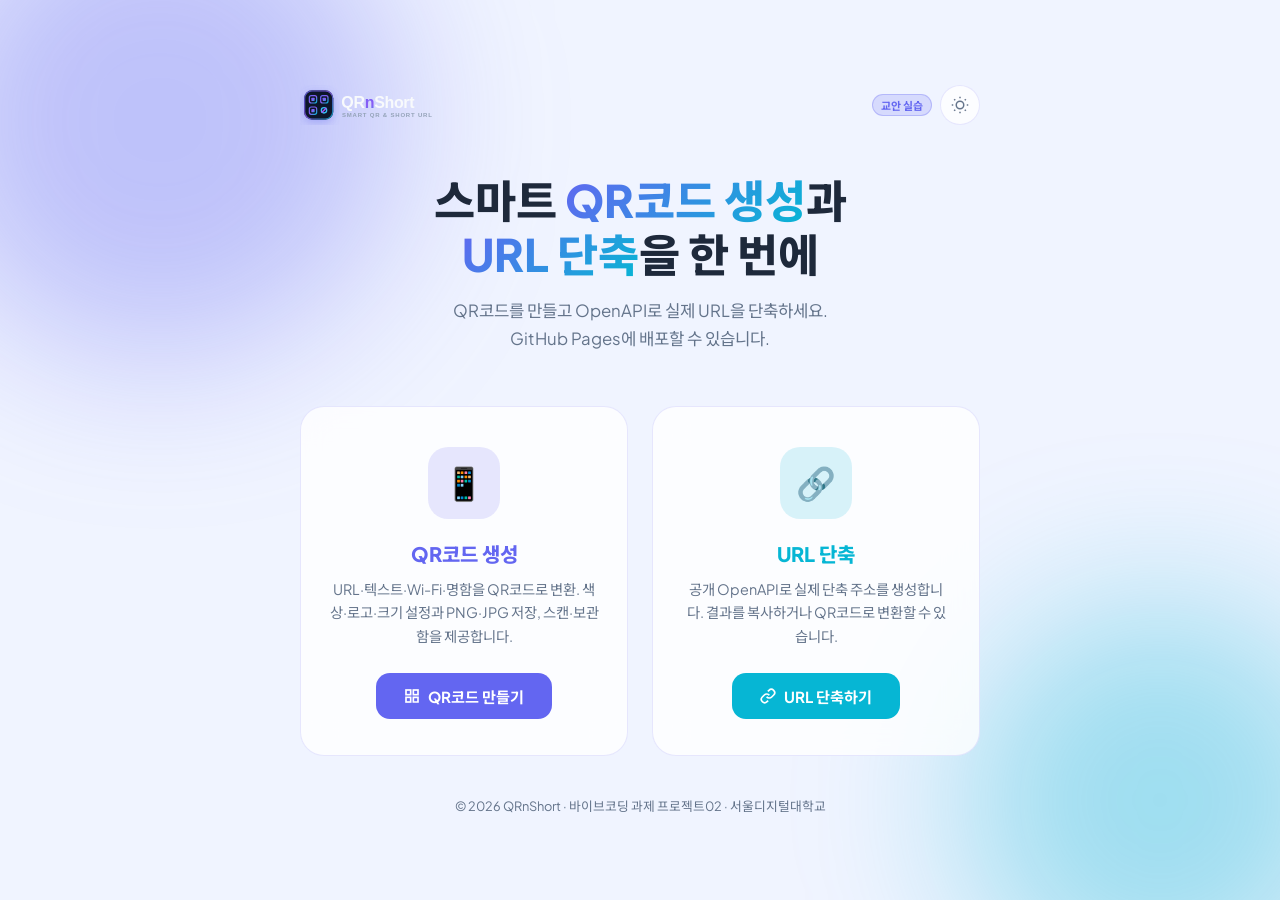
<file: index.html>
<!DOCTYPE html>
<html lang="ko" data-theme="dark">
<head>
  <meta charset="UTF-8">
  <meta name="viewport" content="width=device-width, initial-scale=1.0">
  <title>QRnShort | QR코드 생성 &amp; URL 단축 서비스</title>
  <meta name="description" content="QR코드 생성과 URL 단축을 한 곳에서 – QRnShort">
  <link rel="icon" type="image/svg+xml" href="./assets/favicon.svg">
  <link rel="preconnect" href="https://fonts.googleapis.com">
  <link rel="preconnect" href="https://fonts.gstatic.com" crossorigin>
  <link href="https://fonts.googleapis.com/css2?family=Plus+Jakarta+Sans:wght@400;600;700;800&family=Noto+Sans+KR:wght@400;500;700&display=swap" rel="stylesheet">
  <style>
    *, *::before, *::after { box-sizing: border-box; margin: 0; padding: 0; }

    :root {
      --bg: #0a0f1e;
      --bg-card: rgba(255,255,255,0.04);
      --border: rgba(255,255,255,0.10);
      --primary: #6366f1;
      --primary-glow: rgba(99,102,241,0.35);
      --cyan: #06b6d4;
      --cyan-glow: rgba(6,182,212,0.35);
      --text: #f1f5f9;
      --text-muted: #94a3b8;
      --radius: 24px;
      --font: 'Plus Jakarta Sans', 'Noto Sans KR', sans-serif;
    }
    [data-theme="light"] {
      --bg: #f0f4ff;
      --bg-card: rgba(255,255,255,0.80);
      --border: rgba(99,102,241,0.15);
      --text: #1e293b;
      --text-muted: #64748b;
    }

    body {
      font-family: var(--font);
      background: var(--bg);
      color: var(--text);
      min-height: 100vh;
      display: flex;
      flex-direction: column;
      align-items: center;
      justify-content: center;
      padding: 32px 16px;
      position: relative;
      overflow-x: hidden;
    }

    /* Ambient glows */
    .glow { position: fixed; border-radius: 50%; filter: blur(80px); pointer-events: none; z-index: 0; }
    .glow-1 { width: 480px; height: 480px; background: var(--primary-glow); top: -120px; left: -80px; }
    .glow-2 { width: 400px; height: 400px; background: var(--cyan-glow); bottom: -100px; right: -80px; }

    .container { position: relative; z-index: 1; width: 100%; max-width: 680px; }

    /* Header */
    .site-header {
      display: flex; align-items: center; justify-content: space-between;
      margin-bottom: 48px;
    }
    .brand { display: flex; align-items: center; gap: 12px; text-decoration: none; }
    .brand img { height: 40px; }
    .brand-name { font-size: 1.5rem; font-weight: 800; background: linear-gradient(135deg, var(--primary), var(--cyan)); -webkit-background-clip: text; -webkit-text-fill-color: transparent; }
    .badge { font-size: 0.68rem; font-weight: 700; background: rgba(99,102,241,0.18); color: var(--primary); border: 1px solid rgba(99,102,241,0.3); border-radius: 20px; padding: 2px 8px; }

    .theme-btn { background: var(--bg-card); border: 1px solid var(--border); border-radius: 50%; width: 40px; height: 40px; cursor: pointer; display: flex; align-items: center; justify-content: center; color: var(--text-muted); transition: all .2s; }
    .theme-btn:hover { color: var(--text); border-color: var(--primary); }

    /* Hero */
    .hero { text-align: center; margin-bottom: 52px; }
    .hero h1 { font-size: clamp(1.8rem, 5vw, 2.8rem); font-weight: 800; line-height: 1.2; margin-bottom: 16px; }
    .hero h1 span { background: linear-gradient(135deg, var(--primary), var(--cyan)); -webkit-background-clip: text; -webkit-text-fill-color: transparent; }
    .hero p { color: var(--text-muted); font-size: 1.05rem; line-height: 1.7; }

    /* Feature cards */
    .cards { display: grid; grid-template-columns: 1fr 1fr; gap: 24px; margin-bottom: 40px; }
    @media (max-width: 500px) { .cards { grid-template-columns: 1fr; } }

    .card {
      display: flex; flex-direction: column; align-items: center; text-align: center;
      padding: 40px 28px 36px;
      background: var(--bg-card);
      border: 1px solid var(--border);
      border-radius: var(--radius);
      text-decoration: none; color: var(--text);
      transition: transform .25s, border-color .25s, box-shadow .25s;
      backdrop-filter: blur(16px);
      cursor: pointer;
    }
    .card:hover { transform: translateY(-6px); box-shadow: 0 20px 48px rgba(0,0,0,0.3); }
    .card.qr:hover { border-color: var(--primary); box-shadow: 0 20px 48px var(--primary-glow); }
    .card.short:hover { border-color: var(--cyan); box-shadow: 0 20px 48px var(--cyan-glow); }

    .card-icon {
      width: 72px; height: 72px; border-radius: 20px;
      display: flex; align-items: center; justify-content: center;
      margin-bottom: 20px; font-size: 2rem;
    }
    .card.qr .card-icon { background: rgba(99,102,241,0.15); }
    .card.short .card-icon { background: rgba(6,182,212,0.15); }

    .card h2 { font-size: 1.25rem; font-weight: 800; margin-bottom: 10px; }
    .card.qr h2 { color: var(--primary); }
    .card.short h2 { color: var(--cyan); }
    .card p { font-size: 0.9rem; color: var(--text-muted); line-height: 1.65; margin-bottom: 24px; flex: 1; }

    .card-btn {
      display: inline-flex; align-items: center; gap: 8px;
      padding: 12px 28px; border-radius: 14px;
      font-size: 0.95rem; font-weight: 700; border: none; cursor: pointer;
      transition: all .2s;
    }
    .card.qr .card-btn { background: var(--primary); color: #fff; }
    .card.qr .card-btn:hover { background: #4f46e5; box-shadow: 0 8px 24px var(--primary-glow); }
    .card.short .card-btn { background: var(--cyan); color: #fff; }
    .card.short .card-btn:hover { background: #0891b2; box-shadow: 0 8px 24px var(--cyan-glow); }

    /* footer */
    footer { text-align: center; font-size: 0.8rem; color: var(--text-muted); }
    footer a { color: var(--text-muted); text-decoration: none; }
    footer a:hover { color: var(--text); }
  </style>
</head>
<body>
  <div class="glow glow-1"></div>
  <div class="glow glow-2"></div>

  <div class="container">
    <header class="site-header">
      <a class="brand" href="./index.html">
        <img src="./assets/logo.svg" alt="QRnShort 로고">
      </a>
      <div style="display:flex;gap:8px;align-items:center;">
        <span class="badge">교안 실습</span>
        <button class="theme-btn" id="theme-toggle" aria-label="테마 전환" title="라이트/다크 전환">
          <svg width="18" height="18" viewBox="0 0 24 24" fill="none" stroke="currentColor" stroke-width="2">
            <circle cx="12" cy="12" r="5"/><line x1="12" y1="1" x2="12" y2="3"/>
            <line x1="12" y1="21" x2="12" y2="23"/><line x1="4.22" y1="4.22" x2="5.64" y2="5.64"/>
            <line x1="18.36" y1="18.36" x2="19.78" y2="19.78"/><line x1="1" y1="12" x2="3" y2="12"/>
            <line x1="21" y1="12" x2="23" y2="12"/><line x1="4.22" y1="19.78" x2="5.64" y2="18.36"/>
            <line x1="18.36" y1="5.64" x2="19.78" y2="4.22"/>
          </svg>
        </button>
      </div>
    </header>

    <section class="hero">
      <h1>스마트 <span>QR코드 생성</span>과<br><span>URL 단축</span>을 한 번에</h1>
      <p>QR코드를 만들고 OpenAPI로 실제 URL을 단축하세요.<br>GitHub Pages에 배포할 수 있습니다.</p>
    </section>

    <div class="cards">
      <!-- QR코드 생성 -->
      <a class="card qr" href="./url2qr/index.html" id="btn-go-qr">
        <div class="card-icon">📱</div>
        <h2>QR코드 생성</h2>
        <p>URL·텍스트·Wi-Fi·명함을 QR코드로 변환. 색상·로고·크기 설정과 PNG·JPG 저장, 스캔·보관함을 제공합니다.</p>
        <span class="card-btn">
          <svg width="16" height="16" viewBox="0 0 24 24" fill="none" stroke="currentColor" stroke-width="2.5"><rect x="3" y="3" width="7" height="7"/><rect x="14" y="3" width="7" height="7"/><rect x="3" y="14" width="7" height="7"/><path d="M14 14h7v7h-7z"/></svg>
          QR코드 만들기
        </span>
      </a>

      <!-- URL 단축 -->
      <a class="card short" href="./urlShort/index.html" id="btn-go-short">
        <div class="card-icon">🔗</div>
        <h2>URL 단축</h2>
        <p>공개 OpenAPI로 실제 단축 주소를 생성합니다. 결과를 복사하거나 QR코드로 변환할 수 있습니다.</p>
        <span class="card-btn">
          <svg width="16" height="16" viewBox="0 0 24 24" fill="none" stroke="currentColor" stroke-width="2.5"><path d="M10 13a5 5 0 0 0 7.54.54l3-3a5 5 0 0 0-7.07-7.07l-1.72 1.71"/><path d="M14 11a5 5 0 0 0-7.54-.54l-3 3a5 5 0 0 0 7.07 7.07l1.71-1.71"/></svg>
          URL 단축하기
        </span>
      </a>
    </div>

    <footer>
      <p>© 2026 QRnShort · 바이브코딩 과제 프로젝트02 · <a href="https://www.sdu.ac.kr" target="_blank" rel="noopener">서울디지털대학교</a></p>
    </footer>
  </div>

  <script src="./common.js"></script>
  <script>QrnCore.initTheme();</script>
</body>
</html>
</file>
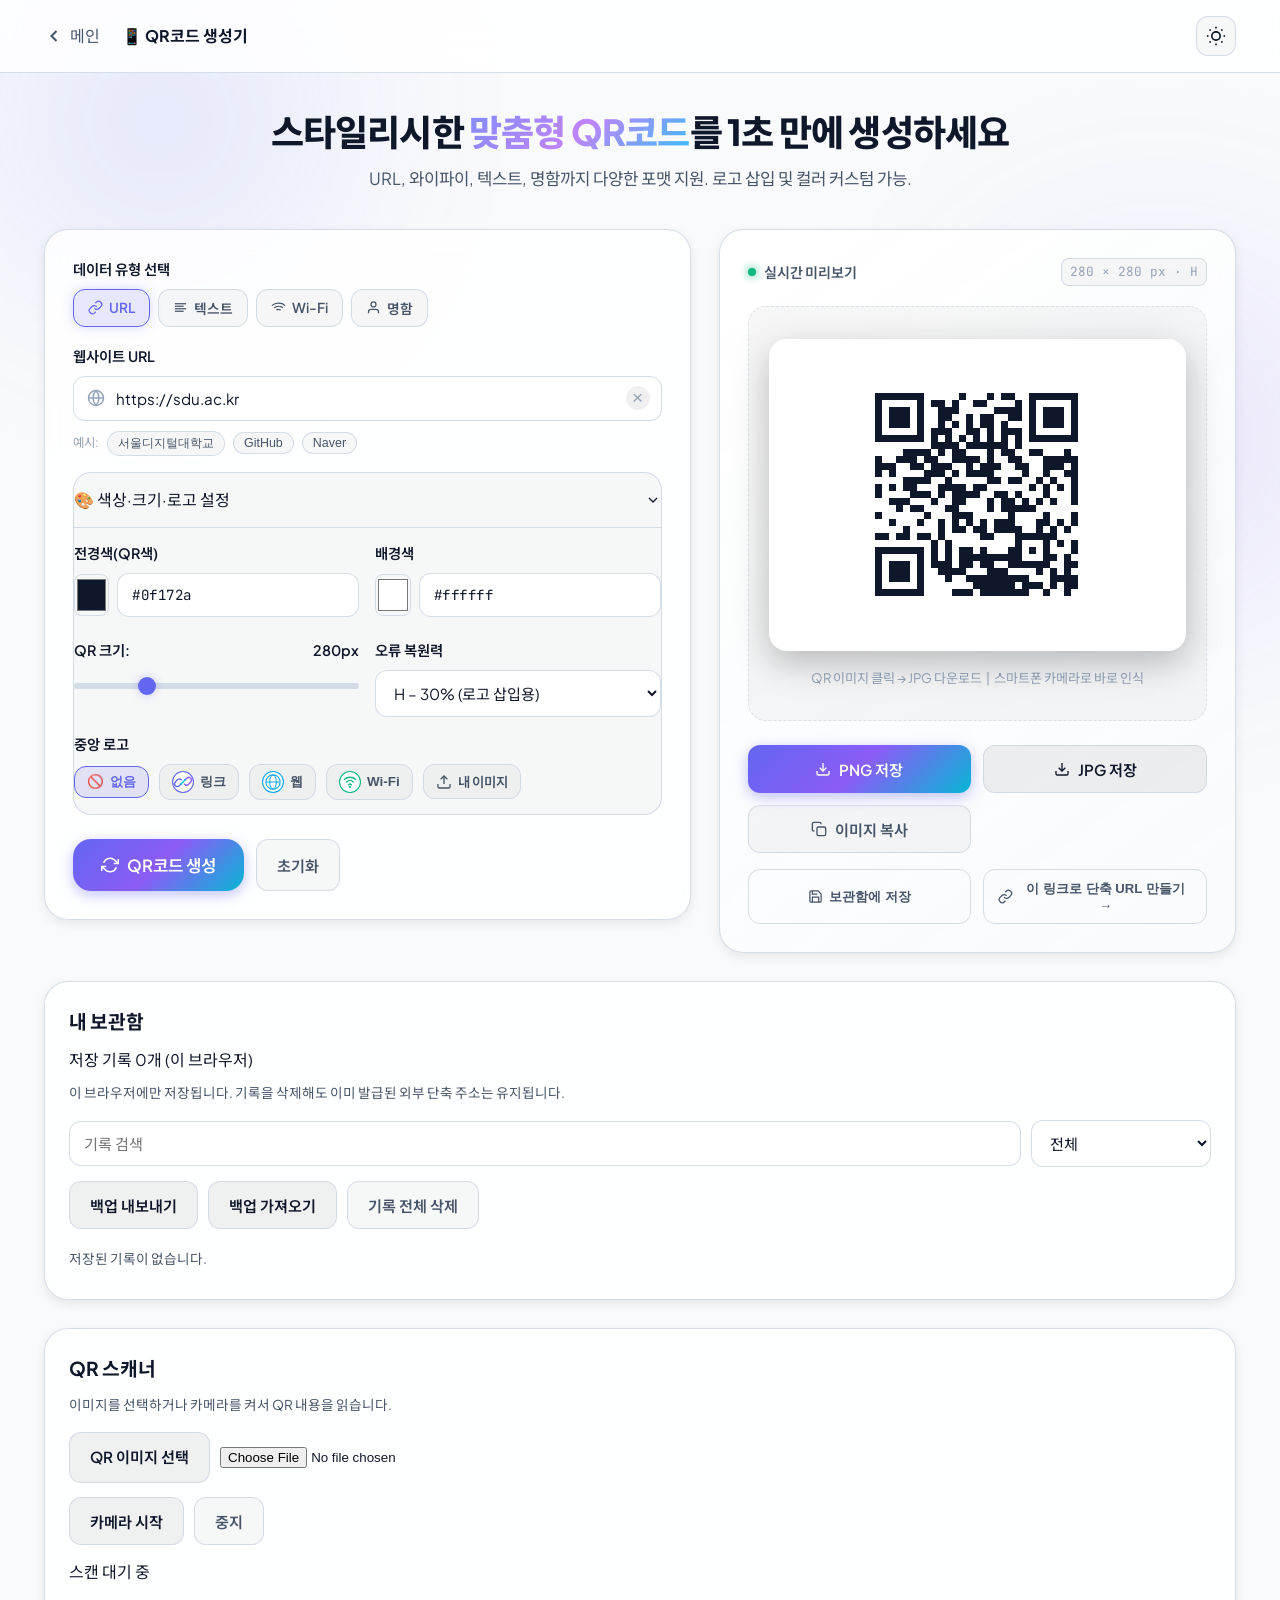
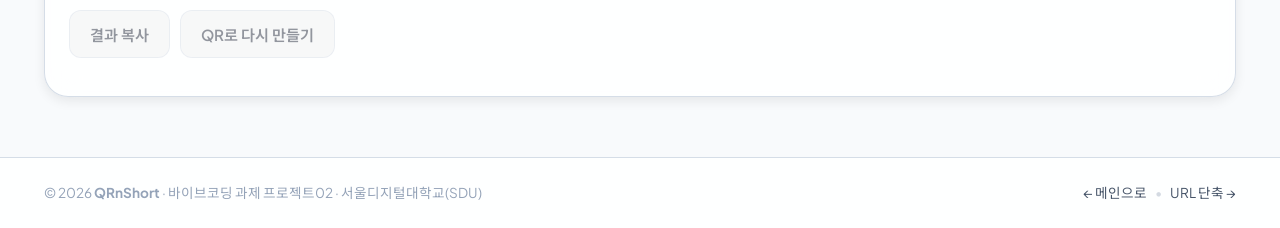
<file: url2qr/index.html>
<!DOCTYPE html>
<html lang="ko" data-theme="dark">
<head>
  <meta charset="UTF-8">
  <meta name="viewport" content="width=device-width, initial-scale=1.0">
  <title>QR코드 생성기 | QRnShort</title>
  <meta name="description" content="URL, 텍스트, Wi-Fi, 명함을 QR코드로 변환. 색상·로고·해상도 커스텀 후 PNG/JPG 다운로드.">
  <link rel="icon" type="image/svg+xml" href="../assets/favicon.svg">
  <link rel="preconnect" href="https://fonts.googleapis.com">
  <link rel="preconnect" href="https://fonts.gstatic.com" crossorigin>
  <link href="https://fonts.googleapis.com/css2?family=Plus+Jakarta+Sans:wght@400;500;600;700;800&family=Noto+Sans+KR:wght@300;400;500;600;700&family=JetBrains+Mono:wght@400;500;600&display=swap" rel="stylesheet">
  <link rel="stylesheet" href="../style.css">
  <link rel="stylesheet" href="../improvements.css">
  <script src="./qrcode.min.js"></script>
  <script src="./jsQR.min.js"></script>
</head>
<body>
  <div class="ambient-glow glow-1"></div>
  <div class="ambient-glow glow-2"></div>

  <div id="app" class="app-layout">
    <!-- 헤더 -->
    <header class="site-header">
      <div class="header-inner container">
        <div class="brand-area">
          <a href="../index.html" class="back-link" title="메인으로 돌아가기">
            <svg width="20" height="20" viewBox="0 0 24 24" fill="none" stroke="currentColor" stroke-width="2.5"><polyline points="15 18 9 12 15 6"/></svg>
            <span>메인</span>
          </a>
          <span class="header-title">📱 QR코드 생성기</span>
        </div>
        <div class="header-actions">
          <button type="button" class="icon-btn theme-toggle" id="theme-toggle" aria-label="테마 전환">
            <svg class="icon-sun" viewBox="0 0 24 24" fill="none" stroke="currentColor" stroke-width="2"><circle cx="12" cy="12" r="5"/><line x1="12" y1="1" x2="12" y2="3"/><line x1="12" y1="21" x2="12" y2="23"/><line x1="4.22" y1="4.22" x2="5.64" y2="5.64"/><line x1="18.36" y1="18.36" x2="19.78" y2="19.78"/><line x1="1" y1="12" x2="3" y2="12"/><line x1="21" y1="12" x2="23" y2="12"/><line x1="4.22" y1="19.78" x2="5.64" y2="18.36"/><line x1="18.36" y1="5.64" x2="19.78" y2="4.22"/></svg>
            <svg class="icon-moon" viewBox="0 0 24 24" fill="none" stroke="currentColor" stroke-width="2"><path d="M21 12.79A9 9 0 1 1 11.21 3 7 7 0 0 0 21 12.79z"/></svg>
          </button>
        </div>
      </div>
    </header>

    <main class="main-content container">
      <div class="hero-section">
        <h1 class="hero-title">스타일리시한 <span class="gradient-text">맞춤형 QR코드</span>를 1초 만에 생성하세요</h1>
        <p class="hero-desc">URL, 와이파이, 텍스트, 명함까지 다양한 포맷 지원. 로고 삽입 및 컬러 커스텀 가능.</p>
      </div>

      <div class="tool-grid qr-grid">
        <!-- 좌측: 입력 패널 -->
        <div class="panel-card input-panel">

          <!-- 데이터 유형 선택 -->
          <div class="form-group">
            <label class="form-label">데이터 유형 선택</label>
            <div class="data-type-chips" id="qr-type-chips">
              <button type="button" class="chip active" data-type="url">
                <svg viewBox="0 0 24 24" fill="none" stroke="currentColor" stroke-width="2"><path d="M10 13a5 5 0 0 0 7.54.54l3-3a5 5 0 0 0-7.07-7.07l-1.72 1.71"/><path d="M14 11a5 5 0 0 0-7.54-.54l-3 3a5 5 0 0 0 7.07 7.07l1.71-1.71"/></svg>
                <span>URL</span>
              </button>
              <button type="button" class="chip" data-type="text">
                <svg viewBox="0 0 24 24" fill="none" stroke="currentColor" stroke-width="2"><line x1="17" y1="10" x2="3" y2="10"/><line x1="21" y1="6" x2="3" y2="6"/><line x1="21" y1="14" x2="3" y2="14"/><line x1="17" y1="18" x2="3" y2="18"/></svg>
                <span>텍스트</span>
              </button>
              <button type="button" class="chip" data-type="wifi">
                <svg viewBox="0 0 24 24" fill="none" stroke="currentColor" stroke-width="2"><path d="M5 12.55a11 11 0 0 1 14.08 0"/><path d="M1.42 9a16 16 0 0 1 21.16 0"/><path d="M8.53 16.11a6 6 0 0 1 6.95 0"/><line x1="12" y1="20" x2="12.01" y2="20"/></svg>
                <span>Wi-Fi</span>
              </button>
              <button type="button" class="chip" data-type="vcard">
                <svg viewBox="0 0 24 24" fill="none" stroke="currentColor" stroke-width="2"><path d="M20 21v-2a4 4 0 0 0-4-4H8a4 4 0 0 0-4 4v2"/><circle cx="12" cy="7" r="4"/></svg>
                <span>명함</span>
              </button>
            </div>
          </div>

          <!-- 동적 입력 필드 -->
          <div id="qr-input-fields">
            <!-- URL -->
            <div class="field-group" id="group-url">
              <label for="qr-input-url" class="form-label">웹사이트 URL</label>
              <div class="input-with-icon">
                <svg class="input-icon" viewBox="0 0 24 24" fill="none" stroke="currentColor" stroke-width="2"><circle cx="12" cy="12" r="10"/><line x1="2" y1="12" x2="22" y2="12"/><path d="M12 2a15.3 15.3 0 0 1 4 10 15.3 15.3 0 0 1-4 10 15.3 15.3 0 0 1-4-10 15.3 15.3 0 0 1 4-10z"/></svg>
                <input type="url" id="qr-input-url" class="form-input" placeholder="https://example.com" value="https://sdu.ac.kr">
                <button type="button" class="btn-clear-input" id="btn-clear-url" title="지우기">&times;</button>
              </div>
              <div class="quick-preset-urls">
                <span class="preset-label">예시:</span>
                <button type="button" class="preset-pill" data-fill="https://sdu.ac.kr">서울디지털대학교</button>
                <button type="button" class="preset-pill" data-fill="https://github.com">GitHub</button>
                <button type="button" class="preset-pill" data-fill="https://naver.com">Naver</button>
              </div>
            </div>
            <!-- 텍스트 -->
            <div class="field-group hidden" id="group-text">
              <label for="qr-input-text" class="form-label">텍스트 또는 메시지</label>
              <textarea id="qr-input-text" class="form-textarea" rows="3" placeholder="QR코드에 담을 텍스트를 입력하세요."></textarea>
            </div>
            <!-- Wi-Fi -->
            <div class="field-group hidden" id="group-wifi">
              <div class="form-row">
                <div class="col"><label for="wifi-ssid" class="form-label">네트워크 이름(SSID)</label><input type="text" id="wifi-ssid" class="form-input" placeholder="My_WiFi"></div>
                <div class="col"><label for="wifi-auth" class="form-label">보안 방식</label><select id="wifi-auth" class="form-select"><option value="WPA">WPA/WPA2</option><option value="WEP">WEP</option><option value="nopass">없음</option></select></div>
              </div>
              <div class="form-row" style="margin-top:10px">
                <div class="col"><label for="wifi-pass" class="form-label">비밀번호</label><input type="text" id="wifi-pass" class="form-input" placeholder="password123"></div>
                <div class="col" style="display:flex;align-items:flex-end;padding-bottom:1px"><label style="display:flex;align-items:center;gap:8px;font-size:.85rem"><input type="checkbox" id="wifi-hidden"> 숨겨진 네트워크</label></div>
              </div>
            </div>
            <!-- 명함 -->
            <div class="field-group hidden" id="group-vcard">
              <div class="form-row">
                <div class="col"><label for="vcard-name" class="form-label">이름</label><input type="text" id="vcard-name" class="form-input" placeholder="홍길동"></div>
                <div class="col"><label for="vcard-org" class="form-label">소속/회사</label><input type="text" id="vcard-org" class="form-input" placeholder="서울디지털대학교"></div>
              </div>
              <div class="form-row" style="margin-top:10px">
                <div class="col"><label for="vcard-phone" class="form-label">전화번호</label><input type="tel" id="vcard-phone" class="form-input" placeholder="010-1234-5678"></div>
                <div class="col"><label for="vcard-email" class="form-label">이메일</label><input type="email" id="vcard-email" class="form-input" placeholder="user@sdu.ac.kr"></div>
              </div>
            </div>
          </div>

          <!-- 커스텀 옵션 아코디언 -->
          <div class="custom-section">
            <button type="button" class="custom-toggle" id="toggle-custom-opt">
              <span>🎨 색상·크기·로고 설정</span>
              <svg class="toggle-arrow" viewBox="0 0 24 24" width="16" height="16" fill="none" stroke="currentColor" stroke-width="2"><polyline points="6 9 12 15 18 9"/></svg>
            </button>
            <div class="custom-body" id="custom-body">
              <div class="form-row">
                <div class="col">
                  <label class="form-label">전경색(QR색)</label>
                  <div class="color-picker-box">
                    <input type="color" id="qr-fg-color" value="#0f172a" class="color-swatch-input">
                    <input type="text" id="qr-fg-hex" value="#0f172a" class="form-input form-input-hex" maxlength="7">
                  </div>
                </div>
                <div class="col">
                  <label class="form-label">배경색</label>
                  <div class="color-picker-box">
                    <input type="color" id="qr-bg-color" value="#ffffff" class="color-swatch-input">
                    <input type="text" id="qr-bg-hex" value="#ffffff" class="form-input form-input-hex" maxlength="7">
                  </div>
                </div>
              </div>
              <div class="form-row" style="margin-top:14px">
                <div class="col">
                  <label for="qr-size-slider" class="form-label">QR 크기: <span id="size-val">280px</span></label>
                  <input type="range" id="qr-size-slider" min="180" max="600" step="20" value="280" class="range-slider">
                </div>
                <div class="col">
                  <label for="qr-correct-level" class="form-label">오류 복원력</label>
                  <select id="qr-correct-level" class="form-select">
                    <option value="L">L – 7%</option>
                    <option value="M">M – 15%</option>
                    <option value="Q">Q – 25%</option>
                    <option value="H" selected>H – 30% (로고 삽입용)</option>
                  </select>
                </div>
              </div>
              <!-- 로고 -->
              <div style="margin-top:16px">
                <label class="form-label">중앙 로고</label>
                <div class="logo-selection-row">
                  <button type="button" class="logo-choice active" data-logo="none" title="없음"><span>🚫</span><span>없음</span></button>
                  <button type="button" class="logo-choice" data-logo="../assets/qr-link.svg" title="링크"><img src="../assets/qr-link.svg" width="22" height="22" alt="Link"><span>링크</span></button>
                  <button type="button" class="logo-choice" data-logo="../assets/qr-globe.svg" title="지구본"><img src="../assets/qr-globe.svg" width="22" height="22" alt="Globe"><span>웹</span></button>
                  <button type="button" class="logo-choice" data-logo="../assets/qr-wifi.svg" title="와이파이"><img src="../assets/qr-wifi.svg" width="22" height="22" alt="WiFi"><span>Wi-Fi</span></button>
                  <label class="logo-upload-btn" title="직접 업로드">
                    <svg viewBox="0 0 24 24" width="16" height="16" fill="none" stroke="currentColor" stroke-width="2"><path d="M21 15v4a2 2 0 0 1-2 2H5a2 2 0 0 1-2-2v-4"/><polyline points="17 8 12 3 7 8"/><line x1="12" y1="3" x2="12" y2="15"/></svg>
                    <span>내 이미지</span>
                    <input type="file" id="custom-logo-upload" accept="image/*" class="sr-only">
                  </label>
                </div>
              </div>
            </div>
          </div>

          <div class="action-footer">
            <button type="button" class="btn btn-primary btn-lg" id="btn-generate-qr">
              <svg viewBox="0 0 24 24" width="18" height="18" fill="none" stroke="currentColor" stroke-width="2"><path d="M23 4v6h-6"/><path d="M1 20v-6h6"/><path d="M3.51 9a9 9 0 0 1 14.85-3.36L23 10M1 14l4.64 4.36A9 9 0 0 0 20.49 15"/></svg>
              QR코드 생성
            </button>
            <button type="button" class="btn btn-glass" id="btn-reset-qr">초기화</button>
          </div>
        </div>

        <!-- 우측: 미리보기 -->
        <div class="panel-card preview-panel">
          <div class="preview-header">
            <div class="preview-status"><span class="live-dot"></span><span>실시간 미리보기</span></div>
            <span class="preview-resolution" id="preview-res-tag">280 × 280 px</span>
          </div>

          <div class="qr-stage" id="qr-stage">
            <div class="qr-canvas-wrapper" id="qr-canvas-wrapper" title="클릭하면 JPG로 저장됩니다">
              <div id="qrcode-container"></div>
              <img id="qr-center-logo-img" class="qr-center-logo hidden" alt="QR Center Logo" crossorigin="anonymous">
            </div>
            <p class="qr-scan-guide">QR 이미지 클릭 → JPG 다운로드 &nbsp;|&nbsp; 스마트폰 카메라로 바로 인식</p>
          </div>

          <div class="export-actions">
            <button type="button" class="btn btn-primary" id="btn-download-png">
              <svg viewBox="0 0 24 24" width="16" height="16" fill="none" stroke="currentColor" stroke-width="2"><path d="M21 15v4a2 2 0 0 1-2 2H5a2 2 0 0 1-2-2v-4"/><polyline points="7 10 12 15 17 10"/><line x1="12" y1="15" x2="12" y2="3"/></svg>
              PNG 저장
            </button>
            <button type="button" class="btn btn-secondary" id="btn-download-jpg">
              <svg viewBox="0 0 24 24" width="16" height="16" fill="none" stroke="currentColor" stroke-width="2"><path d="M21 15v4a2 2 0 0 1-2 2H5a2 2 0 0 1-2-2v-4"/><polyline points="7 10 12 15 17 10"/><line x1="12" y1="15" x2="12" y2="3"/></svg>
              JPG 저장
            </button>
            <button type="button" class="btn btn-glass" id="btn-copy-clipboard">
              <svg viewBox="0 0 24 24" width="16" height="16" fill="none" stroke="currentColor" stroke-width="2"><rect x="9" y="9" width="13" height="13" rx="2"/><path d="M5 15H4a2 2 0 0 1-2-2V4a2 2 0 0 1 2-2h9a2 2 0 0 1 2 2v1"/></svg>
              이미지 복사
            </button>
          </div>

          <div class="preview-sub-actions">
            <button type="button" class="btn-sub-action" id="btn-save-qr-history">
              <svg viewBox="0 0 24 24" width="15" height="15" fill="none" stroke="currentColor" stroke-width="2"><path d="M19 21H5a2 2 0 0 1-2-2V5a2 2 0 0 1 2-2h11l5 5v11a2 2 0 0 1-2 2z"/><polyline points="17 21 17 13 7 13 7 21"/><polyline points="7 3 7 8 15 8"/></svg>
              보관함에 저장
            </button>
            <button type="button" class="btn-sub-action" id="btn-go-to-shortener">
              <svg viewBox="0 0 24 24" width="15" height="15" fill="none" stroke="currentColor" stroke-width="2"><path d="M10 13a5 5 0 0 0 7.54.54l3-3a5 5 0 0 0-7.07-7.07l-1.72 1.71"/><path d="M14 11a5 5 0 0 0-7.54-.54l-3 3a5 5 0 0 0 7.07 7.07l1.71-1.71"/></svg>
              이 링크로 단축 URL 만들기 →
            </button>
          </div>
        </div>
      </div>
    </main>

    <footer class="site-footer">
      <div class="container footer-inner">
        <p>&copy; 2026 <strong>QRnShort</strong> · 바이브코딩 과제 프로젝트02 · 서울디지털대학교(SDU)</p>
        <div class="footer-links">
          <a href="../index.html">← 메인으로</a>
          <span class="sep">•</span>
          <a href="../urlShort/index.html">URL 단축 →</a>
        </div>
      </div>
    </footer>
  </div>

  <!-- Toast -->
  <div id="toast-container" class="toast-container" aria-live="polite"></div>

  <script src="../common.js"></script>
  <script src="../app.js"></script>
</body>
</html>
</file>
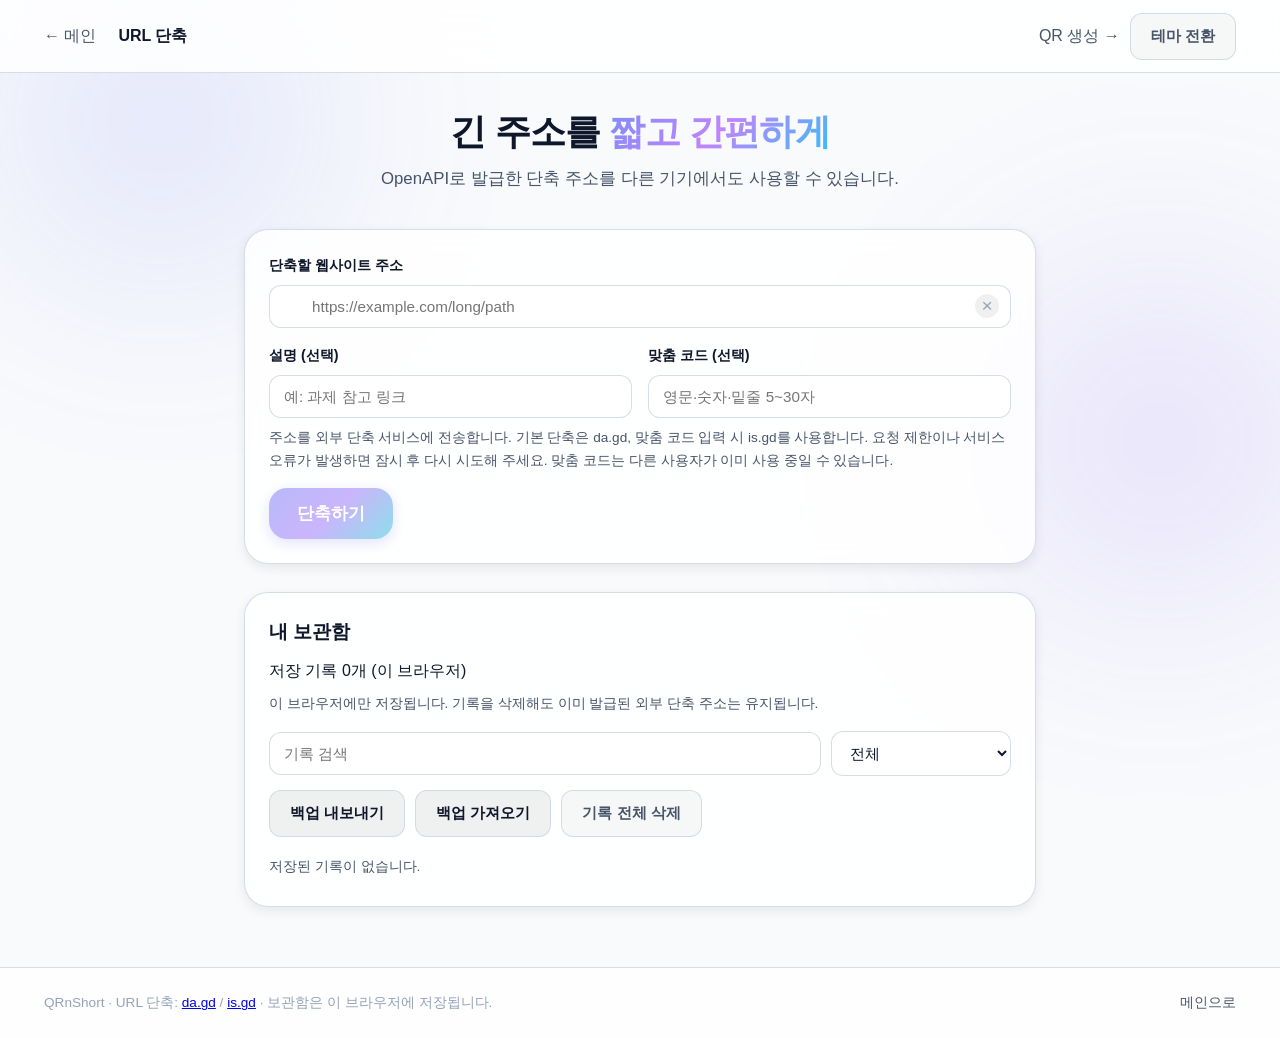
<file: urlShort/index.html>
<!DOCTYPE html>
<html lang="ko" data-theme="dark">
<head>
  <meta charset="UTF-8"><meta name="viewport" content="width=device-width, initial-scale=1.0">
  <title>URL 단축 | QRnShort</title>
  <meta name="description" content="공개 OpenAPI로 실제 단축 주소를 만들고 복사합니다.">
  <link rel="icon" href="../assets/favicon.svg" type="image/svg+xml">
  <link rel="stylesheet" href="../style.css"><link rel="stylesheet" href="../improvements.css">
  <script src="../assets/vendor/qrcode.min.js"></script>
</head>
<body>
  <div class="ambient-glow glow-1" aria-hidden="true"></div><div class="ambient-glow glow-2" aria-hidden="true"></div>
  <header class="site-header"><div class="header-inner container">
    <div class="brand-area"><a class="back-link" href="../index.html">← 메인</a><span class="header-title">URL 단축</span></div>
    <div class="header-actions"><a class="back-link" href="../url2qr/index.html">QR 생성 →</a><button type="button" class="btn btn-glass" id="theme-toggle" aria-label="밝은 테마와 어두운 테마 전환">테마 전환</button></div>
  </div></header>
  <main class="main-content container short-page">
    <div class="hero-section"><h1 class="hero-title">긴 주소를 <span class="gradient-text">짧고 간편하게</span></h1><p class="hero-desc">OpenAPI로 발급한 단축 주소를 다른 기기에서도 사용할 수 있습니다.</p></div>
    <section class="panel-card utility-panel" aria-label="URL 단축기">
      <form id="shortener-form" novalidate>
        <div class="form-group"><label for="long-url-input" class="form-label">단축할 웹사이트 주소</label><div class="input-with-icon"><input id="long-url-input" type="text" inputmode="url" class="form-input" placeholder="https://example.com/long/path" required><button type="button" id="btn-clear-short-url" class="btn-clear-input" aria-label="주소 지우기">×</button></div></div>
        <div class="form-row"><div class="col"><label for="short-title-input" class="form-label">설명 (선택)</label><input id="short-title-input" class="form-input" maxlength="100" placeholder="예: 과제 참고 링크"></div><div class="col"><label for="short-alias-input" class="form-label">맞춤 코드 (선택)</label><input id="short-alias-input" class="form-input" minlength="5" maxlength="30" pattern="[A-Za-z0-9_]{5,30}" placeholder="영문·숫자·밑줄 5~30자"></div></div>
        <p class="utility-help">주소를 외부 단축 서비스에 전송합니다. 기본 단축은 da.gd, 맞춤 코드 입력 시 is.gd를 사용합니다. 요청 제한이나 서비스 오류가 발생하면 잠시 후 다시 시도해 주세요. 맞춤 코드는 다른 사용자가 이미 사용 중일 수 있습니다.</p>
        <button id="btn-create-short" type="submit" class="btn btn-primary btn-lg" disabled>단축하기</button>
      </form>
      <div id="short-result-container" class="short-result-card hidden" aria-live="polite">
        <label for="result-url-readonly" class="form-label">생성된 실제 단축 주소 (읽기 전용)</label>
        <input id="result-url-readonly" class="form-input" readonly aria-label="생성된 단축 주소">
        <a id="result-short-url" target="_blank" rel="noopener noreferrer"></a>
        <p id="result-orig-url"></p>
        <div class="utility-row"><button type="button" id="btn-copy-short-url" class="btn btn-primary">주소 복사</button><a id="btn-visit-short-url" class="btn btn-secondary" target="_blank" rel="noopener noreferrer">주소 열기</a><button type="button" id="btn-short-to-qr" class="btn btn-secondary">이 주소로 QR 만들기 →</button></div>
        <div id="short-result-qr-preview" aria-label="단축 주소 QR 미리보기"></div>
      </div>
    </section>
  </main>
  <footer class="site-footer"><div class="container footer-inner"><p>QRnShort · URL 단축: <a href="https://da.gd/" target="_blank" rel="noopener noreferrer">da.gd</a> / <a href="https://is.gd/" target="_blank" rel="noopener noreferrer">is.gd</a> · 보관함은 이 브라우저에 저장됩니다.</p><a href="../index.html" class="back-link">메인으로</a></div></footer>
  <div id="toast-container" class="toast-container" aria-live="polite"></div>
  <script src="../common.js"></script><script src="../app.js"></script>
</body></html>
</file>
<file: style.css>
/* ==========================================================================
   QRnShort - Modern Glassmorphism & High-End Design System
   Pure Vanilla CSS - Responsive, Accessible, Dark/Light Mode
   ========================================================================== */

/* --- 1. CSS Custom Properties (Theme Tokens) --- */
:root {
  /* Color Palette - Dark Theme (Default) */
  --bg-primary: #0b0f19;
  --bg-secondary: #111827;
  --bg-card: rgba(17, 24, 39, 0.75);
  --bg-card-hover: rgba(30, 41, 59, 0.85);
  --bg-input: rgba(15, 23, 42, 0.8);
  --bg-glass: rgba(255, 255, 255, 0.04);
  --bg-glass-hover: rgba(255, 255, 255, 0.08);

  /* Borders & Dividers */
  --border-color: rgba(255, 255, 255, 0.1);
  --border-focus: rgba(99, 102, 241, 0.6);
  --border-glass: rgba(255, 255, 255, 0.15);

  /* Typography Colors */
  --text-primary: #f8fafc;
  --text-secondary: #94a3b8;
  --text-muted: #64748b;
  --text-inverse: #0f172a;

  /* Accent Brand Colors */
  --primary-500: #6366f1;
  --primary-600: #4f46e5;
  --primary-glow: rgba(99, 102, 241, 0.35);
  --secondary-500: #8b5cf6;
  --accent-cyan: #06b6d4;
  --accent-emerald: #10b981;
  --accent-rose: #f43f5e;
  --accent-amber: #f59e0b;

  /* Gradients */
  --gradient-brand: linear-gradient(135deg, #6366f1 0%, #8b5cf6 50%, #06b6d4 100%);
  --gradient-text: linear-gradient(135deg, #818cf8 0%, #c084fc 50%, #38bdf8 100%);
  --gradient-card: linear-gradient(145deg, rgba(30, 41, 59, 0.7) 0%, rgba(15, 23, 42, 0.8) 100%);
  --gradient-glow: radial-gradient(circle, rgba(99, 102, 241, 0.25) 0%, transparent 70%);

  /* Shadows */
  --shadow-sm: 0 2px 4px rgba(0, 0, 0, 0.3);
  --shadow-md: 0 4px 14px rgba(0, 0, 0, 0.4);
  --shadow-lg: 0 10px 30px rgba(0, 0, 0, 0.5);
  --shadow-glow: 0 0 25px rgba(99, 102, 241, 0.45);

  /* Radii & Transitions */
  --radius-sm: 8px;
  --radius-md: 12px;
  --radius-lg: 18px;
  --radius-xl: 24px;
  --radius-full: 9999px;
  --transition-fast: 0.18s ease;
  --transition-normal: 0.28s cubic-bezier(0.4, 0, 0.2, 1);

  /* Fonts */
  --font-main: 'Plus Jakarta Sans', 'Noto Sans KR', -apple-system, BlinkMacSystemFont, sans-serif;
  --font-mono: 'JetBrains Mono', monospace;
}

/* --- Light Mode Overrides --- */
[data-theme="light"] {
  --bg-primary: #f8fafc;
  --bg-secondary: #ffffff;
  --bg-card: rgba(255, 255, 255, 0.85);
  --bg-card-hover: rgba(241, 245, 249, 0.95);
  --bg-input: #ffffff;
  --bg-glass: rgba(0, 0, 0, 0.03);
  --bg-glass-hover: rgba(0, 0, 0, 0.06);

  --border-color: rgba(203, 213, 225, 0.8);
  --border-focus: rgba(99, 102, 241, 0.7);
  --border-glass: rgba(203, 213, 225, 0.6);

  --text-primary: #0f172a;
  --text-secondary: #475569;
  --text-muted: #94a3b8;
  --text-inverse: #f8fafc;

  --gradient-card: linear-gradient(145deg, rgba(255, 255, 255, 0.95) 0%, rgba(248, 250, 252, 0.9) 100%);
  --shadow-sm: 0 1px 3px rgba(0, 0, 0, 0.06);
  --shadow-md: 0 4px 12px rgba(0, 0, 0, 0.08);
  --shadow-lg: 0 12px 28px rgba(15, 23, 42, 0.1);
  --shadow-glow: 0 0 20px rgba(99, 102, 241, 0.2);
}

/* --- 2. Reset & Base Styles --- */
*, *::before, *::after {
  box-sizing: border-box;
  margin: 0;
  padding: 0;
}

html {
  font-size: 16px;
  scroll-behavior: smooth;
}

body {
  font-family: var(--font-main);
  background-color: var(--bg-primary);
  color: var(--text-primary);
  min-height: 100vh;
  line-height: 1.6;
  -webkit-font-smoothing: antialiased;
  -moz-osx-font-smoothing: grayscale;
  overflow-x: hidden;
  position: relative;
  transition: background-color var(--transition-normal), color var(--transition-normal);
}

/* Ambient Background Glow Orbs */
.ambient-glow {
  position: fixed;
  border-radius: 50%;
  pointer-events: none;
  z-index: 0;
  filter: blur(100px);
  opacity: 0.45;
  transition: opacity var(--transition-normal);
}

[data-theme="light"] .ambient-glow {
  opacity: 0.2;
}

.glow-1 {
  width: 480px;
  height: 480px;
  top: -120px;
  left: -80px;
  background: radial-gradient(circle, #6366f1 0%, transparent 70%);
}

.glow-2 {
  width: 520px;
  height: 520px;
  top: 20%;
  right: -140px;
  background: radial-gradient(circle, #8b5cf6 0%, transparent 70%);
}

.glow-3 {
  width: 450px;
  height: 450px;
  bottom: 0;
  left: 30%;
  background: radial-gradient(circle, #06b6d4 0%, transparent 70%);
}

/* Layout Container */
.container {
  width: 100%;
  max-width: 1240px;
  margin: 0 auto;
  padding: 0 24px;
}

.app-layout {
  position: relative;
  z-index: 1;
  display: flex;
  flex-direction: column;
  min-height: 100vh;
}

/* --- 3. Header & Navigation --- */
.site-header {
  position: sticky;
  top: 0;
  z-index: 100;
  background: var(--bg-card);
  backdrop-filter: blur(16px);
  -webkit-backdrop-filter: blur(16px);
  border-bottom: 1px solid var(--border-color);
  transition: background-color var(--transition-normal), border-color var(--transition-normal);
}

.header-inner {
  display: flex;
  align-items: center;
  justify-content: space-between;
  height: 72px;
  gap: 16px;
}

.brand-area {
  display: flex;
  align-items: center;
  gap: 10px;
  flex-shrink: 0;
}

.brand-link {
  display: flex;
  align-items: center;
  text-decoration: none;
}

.brand-logo {
  height: 38px;
  width: auto;
  object-fit: contain;
}

.brand-badge {
  font-size: 0.72rem;
  font-weight: 700;
  padding: 3px 8px;
  background: linear-gradient(135deg, rgba(99, 102, 241, 0.2), rgba(139, 92, 246, 0.2));
  color: var(--primary-500);
  border: 1px solid rgba(99, 102, 241, 0.35);
  border-radius: var(--radius-full);
  letter-spacing: 0.5px;
  text-transform: uppercase;
}

/* Navigation Tabs */
.nav-tabs {
  display: flex;
  align-items: center;
  gap: 6px;
  background: var(--bg-glass);
  padding: 5px;
  border-radius: var(--radius-full);
  border: 1px solid var(--border-color);
}

.tab-btn {
  display: inline-flex;
  align-items: center;
  gap: 8px;
  padding: 8px 18px;
  background: transparent;
  color: var(--text-secondary);
  border: none;
  border-radius: var(--radius-full);
  font-family: var(--font-main);
  font-size: 0.92rem;
  font-weight: 600;
  cursor: pointer;
  transition: all var(--transition-fast);
  white-space: nowrap;
}

.tab-icon {
  width: 17px;
  height: 17px;
  transition: transform var(--transition-fast);
}

.tab-btn:hover {
  color: var(--text-primary);
  background: var(--bg-glass-hover);
}

.tab-btn.active {
  background: var(--gradient-brand);
  color: #ffffff;
  box-shadow: 0 4px 14px rgba(99, 102, 241, 0.4);
}

.tab-btn.active .tab-icon {
  transform: scale(1.1);
}

.badge-count {
  display: inline-flex;
  align-items: center;
  justify-content: center;
  min-width: 18px;
  height: 18px;
  padding: 0 5px;
  font-size: 0.7rem;
  font-weight: 700;
  background: rgba(255, 255, 255, 0.25);
  border-radius: var(--radius-full);
  margin-left: 2px;
}

/* Header Actions */
.header-actions {
  display: flex;
  align-items: center;
  gap: 10px;
}

.icon-btn {
  display: inline-flex;
  align-items: center;
  justify-content: center;
  width: 40px;
  height: 40px;
  border-radius: var(--radius-md);
  background: var(--bg-glass);
  border: 1px solid var(--border-color);
  color: var(--text-primary);
  cursor: pointer;
  transition: all var(--transition-fast);
}

.icon-btn:hover {
  background: var(--bg-glass-hover);
  border-color: var(--primary-500);
  transform: translateY(-1px);
}

.theme-toggle .icon-sun {
  display: none;
  width: 20px;
  height: 20px;
}

.theme-toggle .icon-moon {
  display: block;
  width: 20px;
  height: 20px;
}

[data-theme="light"] .theme-toggle .icon-sun {
  display: block;
}

[data-theme="light"] .theme-toggle .icon-moon {
  display: none;
}

/* --- 4. Main Content Layout --- */
.main-content {
  flex: 1;
  padding-top: 36px;
  padding-bottom: 60px;
}

.tab-pane {
  display: none;
  animation: fadeIn 0.35s ease forwards;
}

.tab-pane.active {
  display: block;
}

@keyframes fadeIn {
  from { opacity: 0; transform: translateY(8px); }
  to { opacity: 1; transform: translateY(0); }
}

/* Hero Section */
.hero-section {
  text-align: center;
  max-width: 780px;
  margin: 0 auto 36px auto;
}

.hero-title {
  font-size: 2.25rem;
  font-weight: 800;
  line-height: 1.25;
  letter-spacing: -0.8px;
  margin-bottom: 12px;
  color: var(--text-primary);
}

.gradient-text {
  background: var(--gradient-text);
  -webkit-background-clip: text;
  -webkit-text-fill-color: transparent;
  display: inline-block;
}

.hero-desc {
  font-size: 1.05rem;
  color: var(--text-secondary);
  font-weight: 400;
}

/* Panel Card Structure */
.panel-card {
  background: var(--bg-card);
  backdrop-filter: blur(16px);
  -webkit-backdrop-filter: blur(16px);
  border: 1px solid var(--border-color);
  border-radius: var(--radius-xl);
  padding: 28px;
  box-shadow: var(--shadow-md);
  transition: border-color var(--transition-fast), box-shadow var(--transition-fast);
}

.panel-card:hover {
  border-color: var(--border-glass);
}

/* --- 5. TAB 1: QR Generator Layout --- */
.qr-grid {
  display: grid;
  grid-template-columns: 1.25fr 1fr;
  gap: 28px;
  align-items: start;
}

/* Data Type Chips */
.form-label {
  display: flex;
  justify-content: space-between;
  align-items: center;
  font-size: 0.9rem;
  font-weight: 600;
  color: var(--text-primary);
  margin-bottom: 8px;
}

.label-hint {
  font-size: 0.78rem;
  font-weight: 400;
  color: var(--text-muted);
}

.data-type-chips {
  display: flex;
  flex-wrap: wrap;
  gap: 8px;
  margin-bottom: 18px;
}

.chip {
  display: inline-flex;
  align-items: center;
  gap: 6px;
  padding: 8px 14px;
  border-radius: var(--radius-md);
  background: var(--bg-glass);
  border: 1px solid var(--border-color);
  color: var(--text-secondary);
  font-size: 0.86rem;
  font-weight: 600;
  font-family: var(--font-main);
  cursor: pointer;
  transition: all var(--transition-fast);
}

.chip svg {
  width: 15px;
  height: 15px;
}

.chip:hover {
  background: var(--bg-glass-hover);
  color: var(--text-primary);
  border-color: var(--primary-500);
}

.chip.active {
  background: rgba(99, 102, 241, 0.15);
  border-color: var(--primary-500);
  color: var(--primary-500);
  box-shadow: 0 0 12px rgba(99, 102, 241, 0.25);
}

/* Form Inputs */
.form-group {
  margin-bottom: 16px;
}

.form-row {
  display: flex;
  gap: 16px;
}

.form-row .col {
  flex: 1;
}

.input-with-icon {
  position: relative;
  display: flex;
  align-items: center;
}

.input-icon {
  position: absolute;
  left: 14px;
  width: 18px;
  height: 18px;
  color: var(--text-muted);
  pointer-events: none;
}

.form-input, .form-textarea, .form-select {
  width: 100%;
  padding: 12px 14px;
  background: var(--bg-input);
  border: 1px solid var(--border-color);
  border-radius: var(--radius-md);
  color: var(--text-primary);
  font-family: var(--font-main);
  font-size: 0.95rem;
  transition: border-color var(--transition-fast), box-shadow var(--transition-fast);
  outline: none;
}

.input-with-icon .form-input {
  padding-left: 42px;
  padding-right: 40px;
}

.form-input:focus, .form-textarea:focus, .form-select:focus {
  border-color: var(--primary-500);
  box-shadow: 0 0 0 3px rgba(99, 102, 241, 0.25);
}

.form-textarea {
  resize: vertical;
  min-height: 80px;
}

.btn-clear-input {
  position: absolute;
  right: 12px;
  width: 24px;
  height: 24px;
  border-radius: 50%;
  border: none;
  background: var(--bg-glass-hover);
  color: var(--text-muted);
  font-size: 1.2rem;
  display: flex;
  align-items: center;
  justify-content: center;
  cursor: pointer;
  transition: all var(--transition-fast);
}

.btn-clear-input:hover {
  background: var(--accent-rose);
  color: #fff;
}

/* Preset Suggestion Pills */
.quick-preset-urls {
  display: flex;
  align-items: center;
  flex-wrap: wrap;
  gap: 8px;
  margin-top: 10px;
}

.preset-label {
  font-size: 0.78rem;
  color: var(--text-muted);
}

.preset-pill {
  padding: 3px 10px;
  font-size: 0.78rem;
  font-weight: 500;
  background: var(--bg-glass);
  border: 1px solid var(--border-color);
  border-radius: var(--radius-full);
  color: var(--text-secondary);
  cursor: pointer;
  transition: all var(--transition-fast);
}

.preset-pill:hover {
  background: var(--bg-glass-hover);
  color: var(--text-primary);
  border-color: var(--primary-500);
}

/* Custom Checkbox */
.col-checkbox {
  display: flex;
  align-items: flex-end;
  padding-bottom: 8px;
}

.custom-checkbox {
  display: inline-flex;
  align-items: center;
  gap: 8px;
  cursor: pointer;
  font-size: 0.88rem;
  color: var(--text-secondary);
  user-select: none;
}

.custom-checkbox input {
  display: none;
}

.custom-checkbox .checkmark {
  width: 18px;
  height: 18px;
  border-radius: 4px;
  border: 1px solid var(--border-color);
  background: var(--bg-input);
  display: flex;
  align-items: center;
  justify-content: center;
  transition: all var(--transition-fast);
}

.custom-checkbox input:checked + .checkmark {
  background: var(--primary-500);
  border-color: var(--primary-500);
}

.custom-checkbox input:checked + .checkmark::after {
  content: '✓';
  color: #ffffff;
  font-size: 12px;
  font-weight: bold;
}

/* Customization Accordion Section */
.custom-section {
  border: 1px solid var(--border-color);
  border-radius: var(--radius-lg);
  background: var(--bg-glass);
  margin-top: 16px;
  overflow: hidden;
}

.custom-header {
  display: flex;
  align-items: center;
  justify-content: space-between;
  padding: 14px 18px;
  cursor: pointer;
  user-select: none;
  transition: background-color var(--transition-fast);
}

.custom-header:hover {
  background: var(--bg-glass-hover);
}

.custom-header-title {
  display: flex;
  align-items: center;
  gap: 8px;
  font-size: 0.95rem;
  font-weight: 600;
  color: var(--text-primary);
}

.accordion-arrow {
  font-size: 1.1rem;
  color: var(--text-muted);
  transition: transform var(--transition-fast);
}

.custom-section.collapsed .accordion-arrow {
  transform: rotate(-90deg);
}

.custom-section.collapsed .custom-body {
  display: none;
}

.custom-body {
  padding: 16px 18px 20px 18px;
  border-top: 1px solid var(--border-color);
}

/* Color Pickers & Swatches */
.color-picker-box {
  display: flex;
  align-items: center;
  gap: 8px;
  margin-bottom: 8px;
}

.color-swatch-input {
  width: 42px;
  height: 42px;
  border-radius: var(--radius-sm);
  border: 1px solid var(--border-color);
  background: none;
  cursor: pointer;
  padding: 0;
}

.form-input-hex {
  font-family: var(--font-mono);
  font-size: 0.88rem;
  letter-spacing: 0.5px;
}

.color-presets {
  display: flex;
  gap: 8px;
  align-items: center;
}

.color-dot {
  width: 22px;
  height: 22px;
  border-radius: 50%;
  border: 2px solid transparent;
  cursor: pointer;
  transition: transform var(--transition-fast), border-color var(--transition-fast);
}

.color-dot:hover {
  transform: scale(1.15);
}

.color-dot.active {
  border-color: #ffffff;
  box-shadow: 0 0 0 2px var(--primary-500);
}

/* Range Slider */
.range-slider {
  width: 100%;
  height: 6px;
  border-radius: 3px;
  background: var(--border-color);
  outline: none;
  -webkit-appearance: none;
  appearance: none;
  cursor: pointer;
}

.range-slider::-webkit-slider-thumb {
  -webkit-appearance: none;
  appearance: none;
  width: 18px;
  height: 18px;
  border-radius: 50%;
  background: var(--primary-500);
  cursor: pointer;
  box-shadow: 0 0 8px var(--primary-glow);
  transition: transform var(--transition-fast);
}

.range-slider::-webkit-slider-thumb:hover {
  transform: scale(1.25);
}

.highlight-val {
  color: var(--primary-500);
  font-family: var(--font-mono);
  font-weight: 700;
}

/* Logo Selection Row */
.logo-selection-row {
  display: flex;
  align-items: center;
  gap: 10px;
  flex-wrap: wrap;
}

.logo-choice, .logo-upload-btn {
  display: inline-flex;
  align-items: center;
  gap: 6px;
  padding: 6px 12px;
  border-radius: var(--radius-md);
  border: 1px solid var(--border-color);
  background: var(--bg-glass);
  color: var(--text-secondary);
  font-size: 0.84rem;
  font-weight: 600;
  cursor: pointer;
  transition: all var(--transition-fast);
}

.logo-choice:hover, .logo-upload-btn:hover {
  background: var(--bg-glass-hover);
  color: var(--text-primary);
  border-color: var(--primary-500);
}

.logo-choice.active {
  border-color: var(--primary-500);
  background: rgba(99, 102, 241, 0.15);
  color: var(--primary-500);
}

.logo-none-icon {
  font-size: 14px;
}

/* Action Footer */
.action-footer {
  display: flex;
  gap: 12px;
  margin-top: 24px;
}

/* --- 6. Preview Panel (Right Side) --- */
.preview-panel {
  display: flex;
  flex-direction: column;
  align-items: center;
  text-align: center;
  background: var(--gradient-card);
}

.preview-header {
  width: 100%;
  display: flex;
  justify-content: space-between;
  align-items: center;
  margin-bottom: 20px;
  font-size: 0.88rem;
}

.preview-status {
  display: flex;
  align-items: center;
  gap: 8px;
  font-weight: 600;
  color: var(--text-secondary);
}

.live-dot {
  width: 8px;
  height: 8px;
  border-radius: 50%;
  background: var(--accent-emerald);
  box-shadow: 0 0 8px var(--accent-emerald);
  animation: pulseDot 2s infinite;
}

@keyframes pulseDot {
  0%, 100% { opacity: 1; transform: scale(1); }
  50% { opacity: 0.4; transform: scale(0.85); }
}

.preview-resolution {
  font-family: var(--font-mono);
  font-size: 0.8rem;
  color: var(--text-muted);
  background: var(--bg-glass);
  padding: 3px 8px;
  border-radius: var(--radius-sm);
  border: 1px solid var(--border-color);
}

/* Stage Canvas */
.qr-stage {
  width: 100%;
  display: flex;
  flex-direction: column;
  align-items: center;
  justify-content: center;
  padding: 32px 20px;
  background: var(--bg-glass);
  border: 1px dashed var(--border-glass);
  border-radius: var(--radius-lg);
  margin-bottom: 24px;
  position: relative;
}

.qr-canvas-wrapper {
  position: relative;
  display: inline-flex;
  align-items: center;
  justify-content: center;
  padding: 16px;
  background: #ffffff;
  border-radius: var(--radius-lg);
  box-shadow: 0 12px 36px rgba(0, 0, 0, 0.25);
  transition: transform var(--transition-fast);
}

.qr-canvas-wrapper:hover {
  transform: scale(1.02);
}

#qrcode-container img, #qrcode-container canvas {
  display: block;
  max-width: 100%;
  height: auto;
  border-radius: var(--radius-sm);
}

.qr-center-logo {
  position: absolute;
  top: 50%;
  left: 50%;
  transform: translate(-50%, -50%);
  width: 52px;
  height: 52px;
  border-radius: 12px;
  padding: 4px;
  background: #ffffff;
  box-shadow: 0 2px 8px rgba(0, 0, 0, 0.3);
  object-fit: contain;
  pointer-events: none;
}

.qr-scan-guide {
  font-size: 0.82rem;
  color: var(--text-muted);
  margin-top: 16px;
}

/* Export Actions */
.export-actions {
  width: 100%;
  display: grid;
  grid-template-columns: 1fr 1fr;
  gap: 12px;
  margin-bottom: 16px;
}

.preview-sub-actions {
  width: 100%;
  display: flex;
  justify-content: space-between;
  gap: 12px;
}

.btn-sub-action {
  flex: 1;
  display: inline-flex;
  align-items: center;
  justify-content: center;
  gap: 6px;
  padding: 10px 14px;
  background: transparent;
  border: 1px solid var(--border-color);
  border-radius: var(--radius-md);
  color: var(--text-secondary);
  font-size: 0.82rem;
  font-weight: 600;
  cursor: pointer;
  transition: all var(--transition-fast);
}

.btn-sub-action:hover {
  background: var(--bg-glass-hover);
  color: var(--text-primary);
  border-color: var(--primary-500);
}

/* --- 7. Buttons System --- */
.btn {
  display: inline-flex;
  align-items: center;
  justify-content: center;
  gap: 8px;
  padding: 12px 20px;
  border-radius: var(--radius-md);
  font-family: var(--font-main);
  font-size: 0.95rem;
  font-weight: 600;
  text-decoration: none;
  cursor: pointer;
  border: none;
  transition: all var(--transition-fast);
  white-space: nowrap;
}

.btn-sm {
  padding: 7px 14px;
  font-size: 0.84rem;
  border-radius: var(--radius-sm);
}

.btn-lg {
  padding: 14px 28px;
  font-size: 1.05rem;
  border-radius: var(--radius-lg);
}

.btn-primary {
  background: var(--gradient-brand);
  color: #ffffff;
  box-shadow: 0 4px 14px rgba(99, 102, 241, 0.4);
}

.btn-primary:hover {
  box-shadow: 0 6px 20px rgba(99, 102, 241, 0.6);
  transform: translateY(-2px);
}

.btn-secondary {
  background: var(--bg-glass-hover);
  color: var(--text-primary);
  border: 1px solid var(--border-color);
}

.btn-secondary:hover {
  background: rgba(255, 255, 255, 0.12);
  border-color: var(--border-glass);
  transform: translateY(-1px);
}

.btn-glass {
  background: var(--bg-glass);
  color: var(--text-secondary);
  border: 1px solid var(--border-color);
}

.btn-glass:hover {
  background: var(--bg-glass-hover);
  color: var(--text-primary);
  border-color: var(--primary-500);
}

.btn-danger {
  background: var(--accent-rose);
  color: #ffffff;
}

.btn-danger:hover {
  opacity: 0.9;
}

.btn-danger-glass {
  background: rgba(244, 63, 94, 0.1);
  color: var(--accent-rose);
  border: 1px solid rgba(244, 63, 94, 0.3);
}

.btn-danger-glass:hover {
  background: var(--accent-rose);
  color: #ffffff;
}

.btn-glow {
  box-shadow: 0 0 25px rgba(99, 102, 241, 0.5);
}

/* --- 8. TAB 2: Shortener Layout --- */
.shortener-container {
  max-width: 820px;
  margin: 0 auto;
}

.required-star {
  color: var(--accent-rose);
}

.input-prefix-box {
  display: flex;
  align-items: center;
}

.url-domain-prefix {
  padding: 12px 14px;
  background: var(--bg-glass);
  border: 1px solid var(--border-color);
  border-right: none;
  border-radius: var(--radius-md) 0 0 var(--radius-md);
  font-family: var(--font-mono);
  font-size: 0.9rem;
  color: var(--text-muted);
}

.input-prefix-box .form-input {
  border-radius: 0 var(--radius-md) var(--radius-md) 0;
}

.short-submit-row {
  display: flex;
  justify-content: center;
}

/* Result Card */
.short-result-card {
  margin-top: 28px;
  padding: 24px;
  border-radius: var(--radius-lg);
  background: linear-gradient(135deg, rgba(99, 102, 241, 0.1) 0%, rgba(6, 182, 212, 0.08) 100%);
  border: 1px solid rgba(99, 102, 241, 0.3);
  animation: slideUp 0.35s ease;
}

@keyframes slideUp {
  from { opacity: 0; transform: translateY(12px); }
  to { opacity: 1; transform: translateY(0); }
}

.result-badge-success {
  display: inline-flex;
  align-items: center;
  gap: 8px;
  font-size: 0.92rem;
  font-weight: 700;
  color: var(--accent-emerald);
  margin-bottom: 16px;
}

.result-content-split {
  display: grid;
  grid-template-columns: 1fr 180px;
  gap: 24px;
  align-items: center;
}

.result-url-box {
  background: var(--bg-card);
  padding: 16px;
  border-radius: var(--radius-md);
  border: 1px solid var(--border-color);
  margin-bottom: 12px;
}

.result-label-row {
  display: flex;
  justify-content: space-between;
  align-items: center;
  margin-bottom: 6px;
  flex-wrap: wrap;
  gap: 6px;
}

.badge-compat {
  display: inline-flex;
  align-items: center;
  gap: 4px;
  font-size: 0.72rem;
  font-weight: 700;
  color: var(--accent-emerald);
  background: rgba(16, 185, 129, 0.12);
  border: 1px solid rgba(16, 185, 129, 0.3);
  border-radius: var(--radius-full);
  padding: 2px 8px;
}

.result-secondary-link-box {
  display: flex;
  align-items: center;
  gap: 8px;
  margin-top: 10px;
  padding: 6px 10px;
  background: var(--bg-glass);
  border: 1px dashed var(--border-color);
  border-radius: var(--radius-sm);
  font-size: 0.78rem;
}

.result-secondary-link-box .sec-label {
  font-size: 0.74rem;
  color: var(--text-muted);
  white-space: nowrap;
}

.local-url-code {
  font-family: var(--font-mono);
  font-size: 0.76rem;
  color: var(--text-secondary);
  overflow: hidden;
  text-overflow: ellipsis;
  white-space: nowrap;
  flex: 1;
}

.btn-copy-mini {
  padding: 3px 8px;
  font-size: 0.72rem;
  font-weight: 600;
  border-radius: var(--radius-sm);
  background: var(--bg-card);
  border: 1px solid var(--border-color);
  color: var(--text-primary);
  cursor: pointer;
  transition: all var(--transition-fast);
  white-space: nowrap;
}

.btn-copy-mini:hover {
  background: var(--primary-500);
  color: #fff;
  border-color: var(--primary-500);
}

.result-label {
  font-size: 0.8rem;
  color: var(--text-muted);
  margin-bottom: 4px;
}

.short-url-link {
  font-family: var(--font-mono);
  font-size: 1.15rem;
  font-weight: 700;
  color: var(--accent-cyan);
  text-decoration: underline;
  word-break: break-all;
}

.result-original-info {
  font-size: 0.84rem;
  color: var(--text-secondary);
  margin-bottom: 16px;
  display: flex;
  gap: 8px;
  word-break: break-all;
}

.info-label {
  font-weight: 600;
  color: var(--text-muted);
  flex-shrink: 0;
}

.result-actions {
  display: flex;
  gap: 10px;
  flex-wrap: wrap;
}

.result-qr-box {
  display: flex;
  flex-direction: column;
  align-items: center;
  background: var(--bg-card);
  padding: 14px;
  border-radius: var(--radius-md);
  border: 1px solid var(--border-color);
}

.result-qr-title {
  font-size: 0.8rem;
  font-weight: 600;
  color: var(--text-muted);
  margin-bottom: 8px;
}

.short-qr-canvas-holder {
  padding: 8px;
  background: #ffffff;
  border-radius: var(--radius-sm);
  display: flex;
  align-items: center;
  justify-content: center;
}

.short-qr-canvas-holder img, .short-qr-canvas-holder canvas {
  width: 120px !important;
  height: 120px !important;
  display: block;
}

/* --- 9. TAB 3: QR Scanner Layout --- */
.scanner-grid {
  display: grid;
  grid-template-columns: 1.2fr 1fr;
  gap: 28px;
  align-items: start;
}

.scanner-mode-switch {
  display: flex;
  gap: 8px;
  margin-bottom: 18px;
  background: var(--bg-glass);
  padding: 4px;
  border-radius: var(--radius-md);
  border: 1px solid var(--border-color);
}

.scan-mode-btn {
  flex: 1;
  display: inline-flex;
  align-items: center;
  justify-content: center;
  gap: 8px;
  padding: 10px;
  background: transparent;
  border: none;
  border-radius: var(--radius-sm);
  color: var(--text-secondary);
  font-family: var(--font-main);
  font-size: 0.9rem;
  font-weight: 600;
  cursor: pointer;
  transition: all var(--transition-fast);
}

.scan-mode-btn.active {
  background: var(--bg-secondary);
  color: var(--primary-500);
  box-shadow: var(--shadow-sm);
}

/* Upload Dropzone */
.drop-zone {
  border: 2px dashed var(--border-glass);
  border-radius: var(--radius-lg);
  padding: 48px 24px;
  text-align: center;
  background: var(--bg-glass);
  cursor: pointer;
  transition: all var(--transition-fast);
  position: relative;
  overflow: hidden;
}

.drop-zone:hover, .drop-zone.dragover {
  border-color: var(--primary-500);
  background: rgba(99, 102, 241, 0.08);
}

.upload-icon-circle {
  width: 64px;
  height: 64px;
  border-radius: 50%;
  background: rgba(99, 102, 241, 0.15);
  color: var(--primary-500);
  display: inline-flex;
  align-items: center;
  justify-content: center;
  margin-bottom: 16px;
}

.drop-zone h3 {
  font-size: 1.05rem;
  font-weight: 700;
  margin-bottom: 6px;
}

.drop-zone p {
  font-size: 0.85rem;
  color: var(--text-muted);
}

.scan-preview-img {
  max-width: 100%;
  max-height: 240px;
  border-radius: var(--radius-md);
  margin-top: 16px;
  border: 1px solid var(--border-color);
}

/* Camera Viewport */
.camera-zone {
  display: flex;
  flex-direction: column;
  align-items: center;
}

.camera-viewport {
  position: relative;
  width: 100%;
  max-width: 420px;
  height: 320px;
  background: #000000;
  border-radius: var(--radius-lg);
  overflow: hidden;
  box-shadow: var(--shadow-lg);
}

#camera-video {
  width: 100%;
  height: 100%;
  object-fit: cover;
}

.laser-scanner {
  position: absolute;
  top: 15%;
  left: 10%;
  right: 10%;
  height: 3px;
  background: linear-gradient(90deg, transparent, #6366f1, #38bdf8, transparent);
  box-shadow: 0 0 12px #38bdf8;
  animation: laserScan 2.2s ease-in-out infinite alternate;
}

@keyframes laserScan {
  0% { top: 15%; }
  100% { top: 85%; }
}

.viewfinder-frame {
  position: absolute;
  top: 15%;
  left: 15%;
  right: 15%;
  bottom: 15%;
  pointer-events: none;
}

.corner {
  position: absolute;
  width: 20px;
  height: 20px;
  border-color: #38bdf8;
  border-style: solid;
}

.top-left { top: 0; left: 0; border-width: 3px 0 0 3px; }
.top-right { top: 0; right: 0; border-width: 3px 3px 0 0; }
.bottom-left { bottom: 0; left: 0; border-width: 0 0 3px 3px; }
.bottom-right { bottom: 0; right: 0; border-width: 0 3px 3px 0; }

.camera-controls {
  margin-top: 16px;
}

/* Scanner Results */
.scanner-result-panel {
  display: flex;
  flex-direction: column;
  min-height: 340px;
}

.empty-state {
  display: flex;
  flex-direction: column;
  align-items: center;
  justify-content: center;
  padding: 48px 20px;
  color: var(--text-muted);
  text-align: center;
}

.empty-icon {
  font-size: 40px;
  margin-bottom: 12px;
}

.result-type-tag {
  display: inline-block;
  padding: 4px 10px;
  border-radius: var(--radius-full);
  background: rgba(16, 185, 129, 0.15);
  color: var(--accent-emerald);
  font-size: 0.8rem;
  font-weight: 700;
  margin-bottom: 14px;
}

.scan-result-text-box {
  background: var(--bg-input);
  border: 1px solid var(--border-color);
  padding: 16px;
  border-radius: var(--radius-md);
  font-family: var(--font-mono);
  font-size: 0.95rem;
  word-break: break-all;
  line-height: 1.5;
  margin-bottom: 20px;
  max-height: 200px;
  overflow-y: auto;
}

.scan-action-buttons {
  display: flex;
  flex-direction: column;
  gap: 10px;
}

/* --- 10. TAB 4: History & Stats --- */
.stats-row {
  display: grid;
  grid-template-columns: repeat(3, 1fr);
  gap: 20px;
  margin-bottom: 28px;
}

.stat-card {
  display: flex;
  align-items: center;
  gap: 18px;
  padding: 22px;
  background: var(--bg-card);
  border: 1px solid var(--border-color);
  border-radius: var(--radius-lg);
  box-shadow: var(--shadow-sm);
  transition: transform var(--transition-fast);
}

.stat-card:hover {
  transform: translateY(-2px);
  border-color: var(--border-glass);
}

.stat-icon-wrap {
  width: 52px;
  height: 52px;
  border-radius: var(--radius-md);
  display: flex;
  align-items: center;
  justify-content: center;
  flex-shrink: 0;
}

.icon-indigo { background: rgba(99, 102, 241, 0.15); color: var(--primary-500); }
.icon-cyan { background: rgba(6, 182, 212, 0.15); color: var(--accent-cyan); }
.icon-emerald { background: rgba(16, 185, 129, 0.15); color: var(--accent-emerald); }

.stat-info {
  display: flex;
  flex-direction: column;
}

.stat-label {
  font-size: 0.84rem;
  font-weight: 600;
  color: var(--text-muted);
}

.stat-value {
  font-size: 1.85rem;
  font-weight: 800;
  font-family: var(--font-mono);
  color: var(--text-primary);
}

/* History Controls */
.history-controls-bar {
  display: flex;
  align-items: center;
  justify-content: space-between;
  gap: 16px;
  margin-bottom: 20px;
  flex-wrap: wrap;
}

.filter-chips {
  display: flex;
  gap: 6px;
}

.history-chip {
  padding: 6px 14px;
  border-radius: var(--radius-full);
  background: var(--bg-glass);
  border: 1px solid var(--border-color);
  color: var(--text-secondary);
  font-size: 0.82rem;
  font-weight: 600;
  cursor: pointer;
  transition: all var(--transition-fast);
}

.history-chip.active {
  background: var(--primary-500);
  border-color: var(--primary-500);
  color: #fff;
}

.history-search-box {
  position: relative;
  display: flex;
  align-items: center;
  flex: 1;
  max-width: 320px;
}

.history-search-box svg {
  position: absolute;
  left: 12px;
  color: var(--text-muted);
}

.history-search-input {
  width: 100%;
  padding: 8px 12px 8px 34px;
  background: var(--bg-input);
  border: 1px solid var(--border-color);
  border-radius: var(--radius-full);
  color: var(--text-primary);
  font-size: 0.85rem;
  outline: none;
}

.history-batch-actions {
  display: flex;
  gap: 8px;
}

/* History Items Grid */
.history-grid {
  display: grid;
  grid-template-columns: repeat(auto-fill, minmax(320px, 1fr));
  gap: 16px;
}

.history-item-card {
  display: flex;
  align-items: center;
  gap: 16px;
  background: var(--bg-card);
  border: 1px solid var(--border-color);
  border-radius: var(--radius-lg);
  padding: 16px;
  transition: all var(--transition-fast);
}

.history-item-card:hover {
  border-color: var(--primary-500);
  transform: translateY(-2px);
  box-shadow: var(--shadow-md);
}

.history-thumb-wrap {
  width: 60px;
  height: 60px;
  background: #ffffff;
  border-radius: var(--radius-sm);
  display: flex;
  align-items: center;
  justify-content: center;
  flex-shrink: 0;
  padding: 4px;
}

.history-thumb-img {
  width: 100%;
  height: 100%;
  object-fit: contain;
}

.history-item-details {
  flex: 1;
  overflow: hidden;
}

.history-item-title {
  font-size: 0.92rem;
  font-weight: 700;
  color: var(--text-primary);
  white-space: nowrap;
  overflow: hidden;
  text-overflow: ellipsis;
  margin-bottom: 2px;
}

.history-item-url {
  font-family: var(--font-mono);
  font-size: 0.78rem;
  color: var(--text-muted);
  white-space: nowrap;
  overflow: hidden;
  text-overflow: ellipsis;
  margin-bottom: 4px;
}

.history-item-meta {
  display: flex;
  align-items: center;
  gap: 8px;
  font-size: 0.72rem;
  color: var(--text-muted);
}

.history-type-badge {
  padding: 1px 6px;
  border-radius: 4px;
  font-weight: 700;
  text-transform: uppercase;
}

.badge-qr { background: rgba(99, 102, 241, 0.2); color: var(--primary-500); }
.badge-short { background: rgba(6, 182, 212, 0.2); color: var(--accent-cyan); }

.history-item-actions {
  display: flex;
  flex-direction: column;
  gap: 4px;
}

.btn-icon-action {
  width: 28px;
  height: 28px;
  border-radius: var(--radius-sm);
  border: none;
  background: var(--bg-glass);
  color: var(--text-secondary);
  display: flex;
  align-items: center;
  justify-content: center;
  cursor: pointer;
  transition: all var(--transition-fast);
}

.btn-icon-action:hover {
  background: var(--primary-500);
  color: #fff;
}

.btn-icon-delete:hover {
  background: var(--accent-rose);
  color: #fff;
}

/* --- 11. Modals & Popups --- */
.modal-overlay, .redirect-modal-overlay {
  position: fixed;
  inset: 0;
  background: rgba(0, 0, 0, 0.7);
  backdrop-filter: blur(8px);
  -webkit-backdrop-filter: blur(8px);
  z-index: 999;
  display: flex;
  align-items: center;
  justify-content: center;
  padding: 20px;
  animation: fadeIn 0.2s ease;
}

.modal-card {
  width: 100%;
  max-width: 540px;
  background: var(--bg-secondary);
  border: 1px solid var(--border-color);
  border-radius: var(--radius-xl);
  box-shadow: var(--shadow-lg);
  overflow: hidden;
}

.modal-header {
  display: flex;
  justify-content: space-between;
  align-items: center;
  padding: 20px 24px;
  border-bottom: 1px solid var(--border-color);
}

.modal-title {
  font-size: 1.15rem;
  font-weight: 700;
}

.modal-close {
  background: none;
  border: none;
  font-size: 1.6rem;
  color: var(--text-muted);
  cursor: pointer;
}

.modal-close:hover {
  color: var(--accent-rose);
}

.modal-body {
  padding: 24px;
  max-height: 65vh;
  overflow-y: auto;
}

.help-content h4 {
  font-size: 0.95rem;
  font-weight: 700;
  color: var(--primary-500);
  margin-top: 16px;
  margin-bottom: 4px;
}

.help-content h4:first-child {
  margin-top: 0;
}

.help-content p {
  font-size: 0.88rem;
  color: var(--text-secondary);
  line-height: 1.5;
}

.modal-footer {
  padding: 16px 24px;
  border-top: 1px solid var(--border-color);
  display: flex;
  justify-content: flex-end;
}

/* Redirection Specific Card */
.redirect-card {
  max-width: 480px;
  width: 100%;
  background: var(--bg-secondary);
  border: 1px solid var(--border-color);
  border-radius: var(--radius-xl);
  padding: 36px 28px;
  text-align: center;
  box-shadow: var(--shadow-glow);
}

.redirect-loader {
  position: relative;
  width: 80px;
  height: 80px;
  margin: 0 auto 20px auto;
}

.progress-ring-circle {
  transition: stroke-dashoffset 0.35s;
  transform: rotate(-90deg);
  transform-origin: 50% 50%;
}

.redirect-countdown {
  position: absolute;
  inset: 0;
  display: flex;
  align-items: center;
  justify-content: center;
  font-size: 1.8rem;
  font-weight: 800;
  font-family: var(--font-mono);
  color: var(--primary-500);
}

.redirect-title {
  font-size: 1.35rem;
  font-weight: 800;
  margin-bottom: 8px;
}

.redirect-subtitle {
  font-size: 0.9rem;
  color: var(--text-muted);
  margin-bottom: 20px;
}

.redirect-target-box {
  background: var(--bg-input);
  border: 1px solid var(--border-color);
  padding: 12px 16px;
  border-radius: var(--radius-md);
  margin-bottom: 24px;
  text-align: left;
}

.redirect-label {
  display: block;
  font-size: 0.76rem;
  color: var(--text-muted);
  margin-bottom: 2px;
}

.redirect-target-url {
  font-family: var(--font-mono);
  font-size: 0.92rem;
  color: var(--accent-cyan);
  word-break: break-all;
}

.redirect-btn-row {
  display: flex;
  gap: 12px;
  justify-content: center;
}

.redirect-sync-badge {
  display: inline-flex;
  align-items: center;
  gap: 6px;
  margin-bottom: 14px;
  padding: 4px 12px;
  border-radius: var(--radius-full);
  background: rgba(16, 185, 129, 0.14);
  border: 1px solid rgba(16, 185, 129, 0.35);
  color: var(--accent-emerald);
  font-size: 0.8rem;
  font-weight: 600;
}

.redirect-fallback-view {
  text-align: center;
}

.fallback-warn-icon {
  width: 56px;
  height: 56px;
  margin: 0 auto 16px auto;
  border-radius: 50%;
  display: flex;
  align-items: center;
  justify-content: center;
  background: rgba(245, 158, 11, 0.15);
  color: var(--accent-amber);
  border: 1px solid rgba(245, 158, 11, 0.35);
  box-shadow: 0 0 16px rgba(245, 158, 11, 0.2);
}

.fallback-input-box {
  margin: 20px 0 16px 0;
  display: flex;
  flex-direction: column;
  gap: 8px;
  text-align: left;
}

.fallback-input-box label {
  font-size: 0.84rem;
  font-weight: 600;
  color: var(--text-primary);
}

.fallback-row {
  display: flex;
  gap: 8px;
}

.fallback-row .form-input {
  flex: 1;
}

.fallback-divider {
  display: flex;
  align-items: center;
  margin: 18px 0;
  color: var(--text-muted);
  font-size: 0.76rem;
}

.fallback-divider::before,
.fallback-divider::after {
  content: '';
  flex: 1;
  border-bottom: 1px solid var(--border-color);
}

.fallback-divider span {
  padding: 0 10px;
}

.fallback-actions-row {
  display: flex;
  gap: 10px;
  justify-content: center;
  flex-wrap: wrap;
}

/* --- 12. Toast Notification --- */
.toast-container {
  position: fixed;
  bottom: 24px;
  right: 24px;
  z-index: 1000;
  display: flex;
  flex-direction: column;
  gap: 10px;
  pointer-events: none;
}

.toast {
  pointer-events: auto;
  display: flex;
  align-items: center;
  gap: 10px;
  padding: 12px 18px;
  background: var(--bg-secondary);
  border: 1px solid var(--border-glass);
  border-radius: var(--radius-md);
  box-shadow: var(--shadow-lg);
  font-size: 0.9rem;
  font-weight: 600;
  color: var(--text-primary);
  animation: toastIn 0.3s cubic-bezier(0.16, 1, 0.3, 1) forwards;
}

@keyframes toastIn {
  from { opacity: 0; transform: translateY(16px) scale(0.95); }
  to { opacity: 1; transform: translateY(0) scale(1); }
}

.toast.toast-out {
  animation: toastOut 0.25s forwards;
}

@keyframes toastOut {
  to { opacity: 0; transform: translateY(-8px) scale(0.95); }
}

.toast-icon-success { color: var(--accent-emerald); }
.toast-icon-info { color: var(--primary-500); }
.toast-icon-warn { color: var(--accent-amber); }
.toast-icon-error { color: var(--accent-rose); }

/* --- 13. Footer --- */
.site-footer {
  border-top: 1px solid var(--border-color);
  padding: 24px 0;
  font-size: 0.85rem;
  color: var(--text-muted);
  background: var(--bg-card);
}

.footer-inner {
  display: flex;
  justify-content: space-between;
  align-items: center;
  flex-wrap: wrap;
  gap: 12px;
}

.footer-links a {
  color: var(--text-secondary);
  text-decoration: none;
  transition: color var(--transition-fast);
}

.footer-links a:hover {
  color: var(--primary-500);
}

.sep {
  margin: 0 6px;
  opacity: 0.4;
}

/* Utility Helpers */
.hidden { display: none !important; }
.sr-only {
  position: absolute;
  width: 1px;
  height: 1px;
  padding: 0;
  margin: -1px;
  overflow: hidden;
  clip: rect(0, 0, 0, 0);
  border: 0;
}

/* --- 14. Responsive Queries --- */
@media (max-width: 992px) {
  .qr-grid {
    grid-template-columns: 1fr;
  }
  .scanner-grid {
    grid-template-columns: 1fr;
  }
  .result-content-split {
    grid-template-columns: 1fr;
  }
  .result-qr-box {
    margin-top: 12px;
  }
  .stats-row {
    grid-template-columns: 1fr;
  }
}

@media (max-width: 768px) {
  .header-inner {
    height: auto;
    padding: 12px 16px;
    flex-wrap: wrap;
  }
  .nav-tabs {
    order: 3;
    width: 100%;
    overflow-x: auto;
    justify-content: flex-start;
  }
  .hero-title {
    font-size: 1.75rem;
  }
  .form-row {
    flex-direction: column;
    gap: 12px;
  }
  .export-actions {
    grid-template-columns: 1fr;
  }
  .footer-inner {
    flex-direction: column;
    text-align: center;
  }
}
</file>
<file: improvements.css>
/* 기존 테마를 유지하는 독립 화면과 접근성 보완 */
.back-link{display:inline-flex;align-items:center;gap:6px;color:var(--text-secondary);text-decoration:none;white-space:nowrap}
.header-title{font-weight:700;margin-left:12px}.custom-toggle{display:flex;align-items:center;justify-content:space-between;width:100%;padding:14px 0;background:none;border:0;color:var(--text-primary);font:inherit;cursor:pointer}
.custom-body{padding:14px 0}.custom-body[hidden]{display:none}
.utility-panel{margin-top:28px;padding:24px}.utility-panel h2{font-size:1.2rem;margin-bottom:10px}
.utility-help{font-size:.85rem;color:var(--text-secondary);line-height:1.7;margin:8px 0 16px}
.utility-row{display:flex;gap:10px;flex-wrap:wrap;align-items:center;margin:14px 0}.utility-row input{min-width:0;flex:1}.utility-row select{max-width:180px}
.utility-history{display:grid;gap:12px}.utility-history p{font-size:.85rem;margin:5px 0;color:var(--text-secondary)}.utility-history article{flex-wrap:wrap;gap:10px}
.scan-result{white-space:pre-wrap;overflow-wrap:anywhere;max-height:260px;overflow:auto;margin:12px 0}
#scan-video{width:100%;max-height:360px;border-radius:16px}#scan-video[hidden]{display:none}
#qr-canvas-wrapper{cursor:pointer;max-width:100%;background:#fff}
#qrcode-container canvas{display:block;max-width:100%;height:auto}
.btn:disabled,button:disabled{opacity:.45;cursor:not-allowed;transform:none}
.short-page{max-width:840px;margin:auto}.short-result-card{margin-top:24px}#result-url-readonly{width:100%;font-size:1.1rem;font-weight:700}
#result-orig-url{overflow-wrap:anywhere;color:var(--text-secondary);margin:12px 0}#result-short-url{overflow-wrap:anywhere}
#short-result-qr-preview{background:#fff;padding:20px;width:max-content;margin:18px auto;border-radius:12px}
#short-result-qr-preview img,#short-result-qr-preview canvas{max-width:180px;height:auto}
.qr-canvas-wrapper{box-sizing:border-box;width:100%;max-width:640px}
#qrcode-container{min-width:0;max-width:100%}.tool-grid>*{min-width:0}
:focus-visible{outline:3px solid #38bdf8;outline-offset:4px}
@media(max-width:600px){.utility-panel{padding:16px}.header-inner{flex-wrap:wrap}.header-title{font-size:.9rem;margin-left:0}.brand-area{gap:10px}.utility-row .btn{flex:1 1 auto}.tool-grid>*{min-width:0}.container{padding-left:16px;padding-right:16px}.history-item-card{padding:14px}.form-input,.form-textarea,.form-select{font-size:16px}}
</file>
